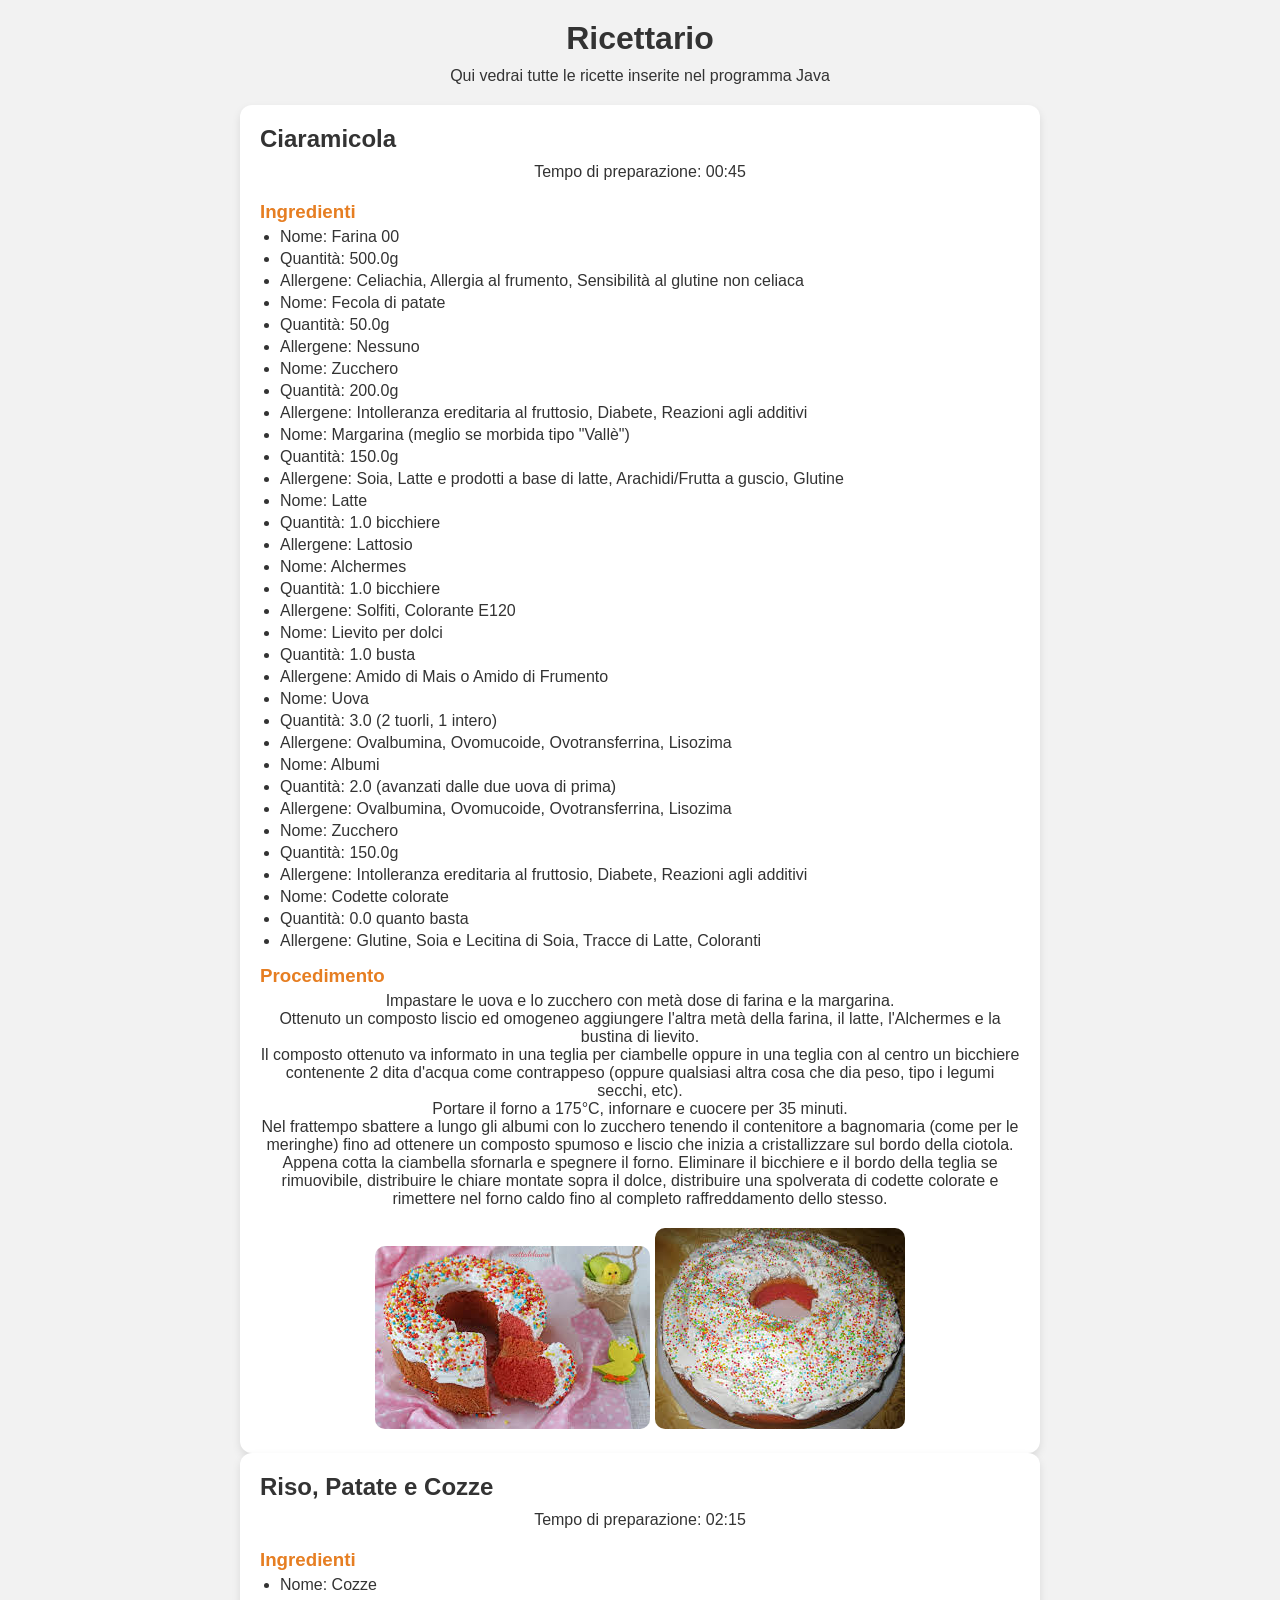
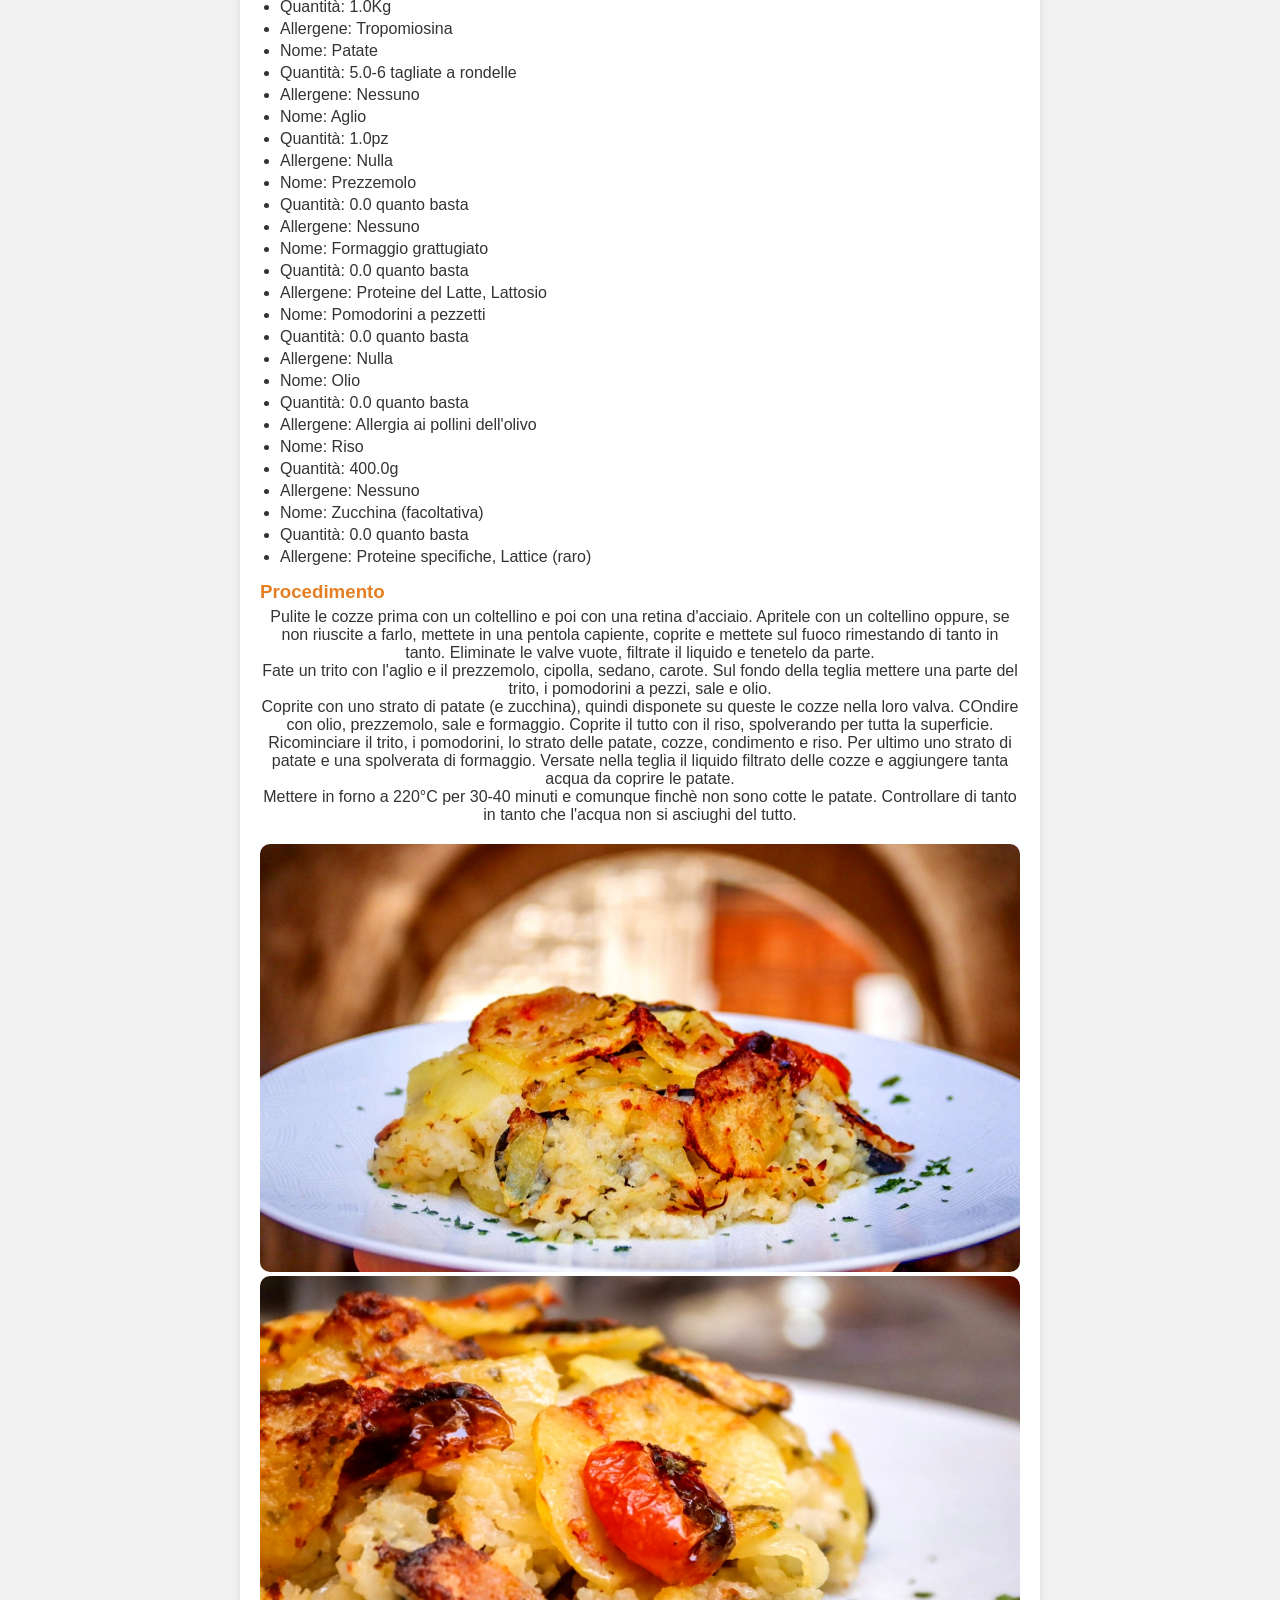
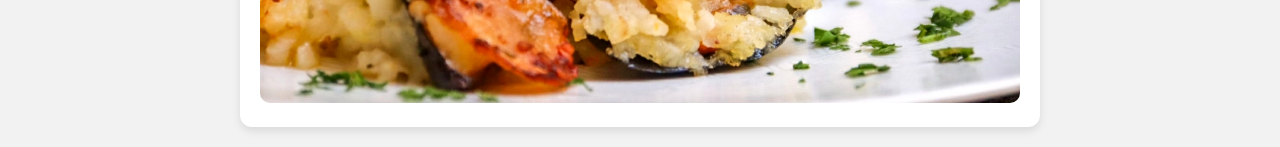
<file: Esercizio_recupero_ricettario/index.html>
<!DOCTYPE html>
<html lang="it">
   <head>
       <meta charset="UTF-8">
       <meta name="viewport" content="width=device-width, initial-scale=1">
       <title>Ricettario</title>
       <link rel="stylesheet" href="style.css">
   </head>
   <body>
       <h1>Ricettario</h1>
       <p>Qui vedrai tutte le ricette inserite nel programma Java</p>
       <div class="ricettario">
           <div class="ricetta-content">
             <h2>Ciaramicola</h2>
             <p>Tempo di preparazione: 00:45</p>
             <div class="sezione">
                 <h3>Ingredienti</h3>
                 <ul>
                    <li>Nome: Farina 00</li>
                    <li>Quantità: 500.0g</li>
                    <li>Allergene: Celiachia, Allergia al frumento, Sensibilità al glutine non celiaca</li>

                    <li>Nome: Fecola di patate</li>
                    <li>Quantità: 50.0g</li>
                    <li>Allergene: Nessuno</li>

                    <li>Nome: Zucchero</li>
                    <li>Quantità: 200.0g</li>
                    <li>Allergene: Intolleranza ereditaria al fruttosio, Diabete, Reazioni agli additivi</li>

                    <li>Nome: Margarina (meglio se morbida tipo "Vallè")</li>
                    <li>Quantità: 150.0g</li>
                    <li>Allergene: Soia, Latte e prodotti a base di latte, Arachidi/Frutta a guscio, Glutine</li>

                    <li>Nome: Latte</li>
                    <li>Quantità: 1.0 bicchiere</li>
                    <li>Allergene: Lattosio</li>

                    <li>Nome: Alchermes</li>
                    <li>Quantità: 1.0 bicchiere</li>
                    <li>Allergene: Solfiti, Colorante E120</li>

                    <li>Nome: Lievito per dolci</li>
                    <li>Quantità: 1.0 busta</li>
                    <li>Allergene: Amido di Mais o Amido di Frumento</li>

                    <li>Nome: Uova</li>
                    <li>Quantità: 3.0 (2 tuorli, 1 intero)</li>
                    <li>Allergene: Ovalbumina, Ovomucoide, Ovotransferrina, Lisozima</li>

                    <li>Nome: Albumi</li>
                    <li>Quantità: 2.0 (avanzati dalle due uova di prima)</li>
                    <li>Allergene: Ovalbumina, Ovomucoide, Ovotransferrina, Lisozima</li>

                    <li>Nome: Zucchero</li>
                    <li>Quantità: 150.0g</li>
                    <li>Allergene: Intolleranza ereditaria al fruttosio, Diabete, Reazioni agli additivi</li>

                    <li>Nome: Codette colorate</li>
                    <li>Quantità: 0.0 quanto basta</li>
                    <li>Allergene: Glutine, Soia e Lecitina di Soia, Tracce di Latte, Coloranti</li>
                 </ul>
             </div>
             <div class="sezione">
                <h3>Procedimento</h3>
                <p>Impastare le uova e lo zucchero con metà dose di farina e la margarina.<br>Ottenuto un composto liscio ed omogeneo aggiungere l'altra metà della farina, il latte, l'Alchermes e la bustina di lievito.<br>Il composto ottenuto va informato in una teglia per ciambelle oppure in una teglia con al centro un bicchiere contenente 2 dita d'acqua come contrappeso (oppure qualsiasi altra cosa che dia peso, tipo i legumi secchi, etc).<br>Portare il forno a 175°C, infornare e cuocere per 35 minuti.<br>Nel frattempo sbattere a lungo gli albumi con lo zucchero tenendo il contenitore a bagnomaria (come per le meringhe) fino ad ottenere un composto spumoso e liscio che inizia a cristallizzare sul bordo della ciotola.<br>Appena cotta la ciambella sfornarla e spegnere il forno. Eliminare il bicchiere e il bordo della teglia se rimuovibile, distribuire le chiare montate sopra il dolce, distribuire una spolverata di codette colorate e rimettere nel forno caldo fino al completo raffreddamento dello stesso.</p>
             </div>
             <div class="immagini">
                    <img src="assets/ciaramicola.jpeg">
                    <img src="assets/ciaramicola2.jpeg">
             </div>
           </div>
           <div class="ricetta-content">
             <h2>Riso, Patate e Cozze</h2>
             <p>Tempo di preparazione: 02:15</p>
             <div class="sezione">
                 <h3>Ingredienti</h3>
                 <ul>
                    <li>Nome: Cozze</li>
                    <li>Quantità: 1.0Kg</li>
                    <li>Allergene: Tropomiosina</li>

                    <li>Nome: Patate</li>
                    <li>Quantità: 5.0-6 tagliate a rondelle</li>
                    <li>Allergene: Nessuno</li>

                    <li>Nome: Aglio</li>
                    <li>Quantità: 1.0pz</li>
                    <li>Allergene: Nulla</li>

                    <li>Nome: Prezzemolo</li>
                    <li>Quantità: 0.0 quanto basta</li>
                    <li>Allergene: Nessuno</li>

                    <li>Nome: Formaggio grattugiato</li>
                    <li>Quantità: 0.0 quanto basta</li>
                    <li>Allergene: Proteine del Latte, Lattosio</li>

                    <li>Nome: Pomodorini a pezzetti</li>
                    <li>Quantità: 0.0 quanto basta</li>
                    <li>Allergene: Nulla</li>

                    <li>Nome: Olio</li>
                    <li>Quantità: 0.0 quanto basta</li>
                    <li>Allergene: Allergia ai pollini dell'olivo</li>

                    <li>Nome: Riso</li>
                    <li>Quantità: 400.0g</li>
                    <li>Allergene: Nessuno</li>

                    <li>Nome: Zucchina (facoltativa)</li>
                    <li>Quantità: 0.0 quanto basta</li>
                    <li>Allergene: Proteine specifiche, Lattice (raro)</li>
                 </ul>
             </div>
             <div class="sezione">
                <h3>Procedimento</h3>
                <p>Pulite le cozze prima con un coltellino e poi con una retina d'acciaio. Apritele con un coltellino oppure, se non riuscite a farlo, mettete in una pentola capiente, coprite e mettete sul fuoco rimestando di tanto in tanto. Eliminate le valve vuote, filtrate il liquido e tenetelo da parte.<br>Fate un trito con l'aglio e il prezzemolo, cipolla, sedano, carote. Sul fondo della teglia mettere una parte del trito, i pomodorini a pezzi, sale e olio.<br>Coprite con uno strato di patate (e zucchina), quindi disponete su queste le cozze nella loro valva. COndire con olio, prezzemolo, sale e formaggio. Coprite il tutto con il riso, spolverando per tutta la superficie.<br>Ricominciare il trito, i pomodorini, lo strato delle patate, cozze, condimento e riso. Per ultimo uno strato di patate e una spolverata di formaggio. Versate nella teglia il liquido filtrato delle cozze e aggiungere tanta acqua da coprire le patate.<br>Mettere in forno a 220°C per 30-40 minuti e comunque finchè non sono cotte le patate. Controllare di tanto in tanto che l'acqua non si asciughi del tutto.</p>
             </div>
             <div class="immagini">
                    <img src="assets/riso_patate_e_cozze.jpg">
                    <img src="assets/riso_patate_e_cozze2.jpg">
             </div>
           </div>
      </div>
   </body>
</html>
</file>
<file: Esercizio_recupero_ricettario/style.css>
*{
box-sizing: border-box;
margin: 0;
padding: 0;
font-family: Arial, sans-serif;
}


body{
background: #f2f2f2;
padding: 20px;
color: #333;
}


h1{
text-align: center;
margin-bottom: 10px;
}

p{
    text-align: center;
    margin-bottom: 20px;
}

/* contenitore ricettario */
.ricettario{
    max-width: 800px;
    margin: auto;
}

/* sheda ricetta */
.ricetta-content{
    background: white;
    padding: 20px;
    border-radius: 12px;
    box-shadow: 0 4px 8px rgba(0, 0, 0, 0.1);
}

/* titolo ricetta */
.ricetta-content h2{
    margin-bottom: 10px;
}

/* sezioni */
.sezione{
    margin-top: 15px;
}

.sezione h3{
    color: #e67e22;
    margin-bottom: 5px;
}

/* lista ingredienti */
ul{
    padding-left: 20px;
}

li{
    margin-bottom: 4px;
}

/* immagini */
.immagini{
    margin-top: 15px;
    text-align: center;
}

.immagini img{
    max-width: 100%;
    border-radius: 10px;
}
</file>
